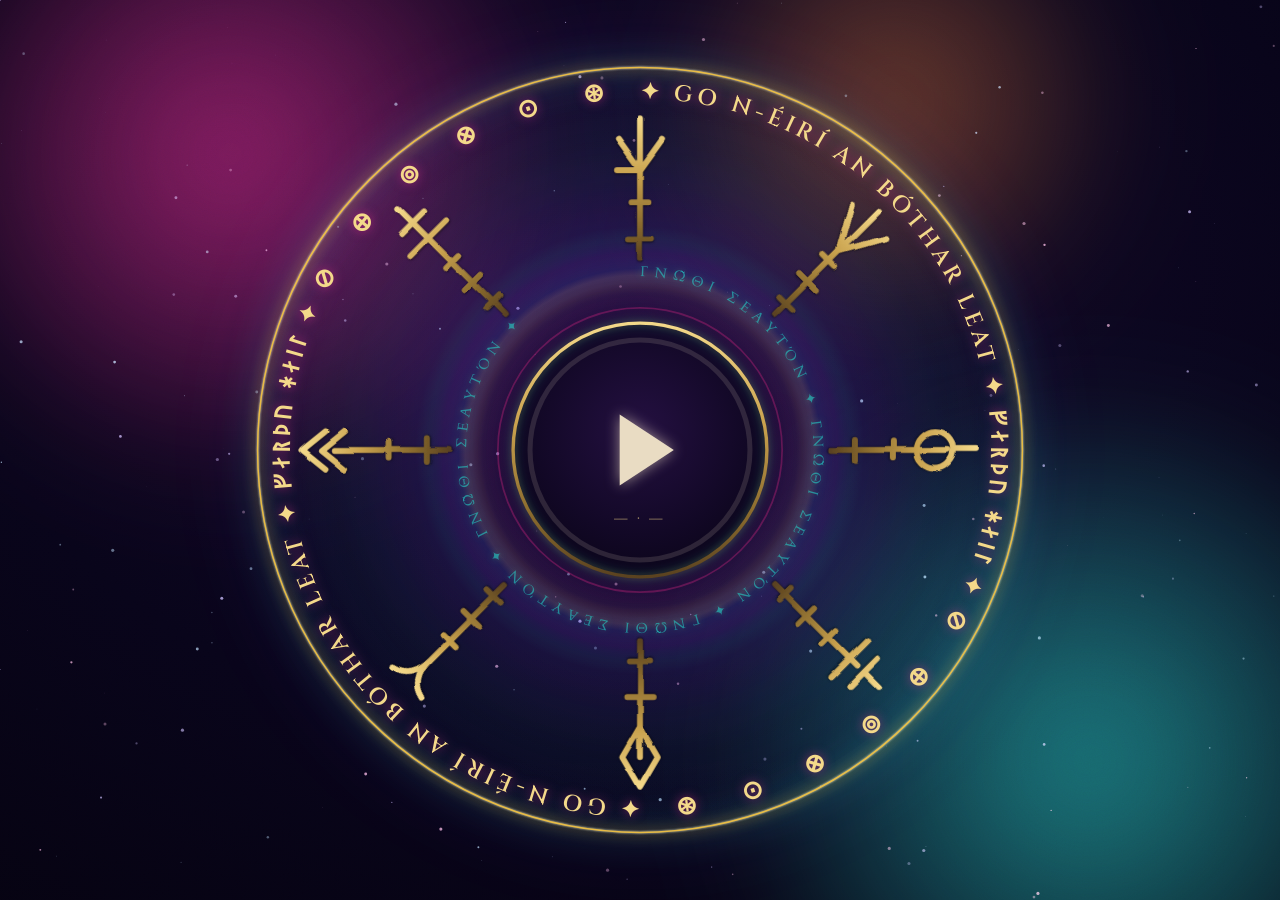
<file: index.html>
<!DOCTYPE html>
<html lang="en">
<head>
  <meta charset="UTF-8" />
  <meta name="viewport" content="width=device-width, initial-scale=1.0, viewport-fit=cover" />
  <meta name="theme-color" content="#060314" />
  <meta name="robots" content="noindex, nofollow" />
  <title>Vegvisir</title>
  <link rel="preconnect" href="https://fonts.googleapis.com" />
  <link rel="preconnect" href="https://fonts.gstatic.com" crossorigin />
  <link href="https://fonts.googleapis.com/css2?family=Cardo:ital@0;1&family=Cinzel:wght@400;600;800&family=Cinzel+Decorative:wght@700&family=Noto+Sans+Runic&display=swap" rel="stylesheet" />
  <link rel="stylesheet" href="style.css" />
</head>
<body>
  <canvas id="stars" aria-hidden="true"></canvas>
  <div class="nebula neb-a" aria-hidden="true"></div>
  <div class="nebula neb-b" aria-hidden="true"></div>
  <div class="nebula neb-c" aria-hidden="true"></div>
  <div class="grain" aria-hidden="true"></div>

  <main id="stage">
    <svg id="sigil" viewBox="0 0 1000 1000" role="img"
         aria-label="An eight-armed vegvísir wayfinder sigil. Each arm plays a song.">

      <defs>
        <!-- Weathered bronze gradient for the staves -->
        <linearGradient id="bronzeGrad" x1="0" y1="0" x2="0" y2="1">
          <stop offset="0"   stop-color="#f4d98a" />
          <stop offset="0.4" stop-color="#c9a24e" />
          <stop offset="0.75" stop-color="#8a6b2e" />
          <stop offset="1"   stop-color="#5a4220" />
        </linearGradient>

        <!-- Dark nebula fill for the core disc -->
        <radialGradient id="coreGrad" cx="0.5" cy="0.42" r="0.75">
          <stop offset="0"    stop-color="#241041" />
          <stop offset="0.55" stop-color="#120826" />
          <stop offset="1"    stop-color="#05020e" />
        </radialGradient>

        <radialGradient id="haloGrad" cx="0.5" cy="0.5" r="0.5">
          <stop offset="0"   stop-color="#ff2d95" stop-opacity="0.32" />
          <stop offset="0.5" stop-color="#8a4dff" stop-opacity="0.12" />
          <stop offset="1"   stop-color="#23e0d4" stop-opacity="0" />
        </radialGradient>

        <!-- Ancient / weathered edge roughening -->
        <filter id="weather" x="-20%" y="-20%" width="140%" height="140%">
          <feTurbulence type="fractalNoise" baseFrequency="0.011 0.013"
                        numOctaves="3" seed="7" result="noise" />
          <feDisplacementMap in="SourceGraphic" in2="noise" scale="7"
                             xChannelSelector="R" yChannelSelector="G" />
        </filter>

        <!-- Pitted metal texture, multiplied over the metal to read as corrosion -->
        <filter id="pits" x="-10%" y="-10%" width="120%" height="120%">
          <feTurbulence type="fractalNoise" baseFrequency="0.09" numOctaves="2" seed="21" result="n" />
          <feColorMatrix in="n" type="matrix"
            values="0 0 0 0 0  0 0 0 0 0  0 0 0 0 0  0 0 0 0.5 0" result="a" />
          <feComposite in="a" in2="SourceGraphic" operator="in" />
        </filter>

        <!-- Asgardian ring glow: peaks at r=205 (inner text band); r=265 total -->
        <radialGradient id="asgardRingGrad" cx="500" cy="500" r="265" gradientUnits="userSpaceOnUse">
          <stop offset="0.00" stop-color="#f5c542" stop-opacity="0" />
          <stop offset="0.70" stop-color="#f5c542" stop-opacity="0" />
          <stop offset="0.75" stop-color="#fff5c0" stop-opacity="0.85" />
          <stop offset="0.78" stop-color="#fffde8" stop-opacity="1.0" />
          <stop offset="0.81" stop-color="#3f7bff" stop-opacity="0.95" />
          <stop offset="0.88" stop-color="#8a4dff" stop-opacity="0.72" />
          <stop offset="0.95" stop-color="#23e0d4" stop-opacity="0.38" />
          <stop offset="1.00" stop-color="#23e0d4" stop-opacity="0" />
        </radialGradient>

        <!-- Wide Bifrost bloom: soft halo radiating outward from the ring -->
        <radialGradient id="asgardBloomGrad" cx="500" cy="500" r="450" gradientUnits="userSpaceOnUse">
          <stop offset="0.00" stop-color="#f5c542" stop-opacity="0" />
          <stop offset="0.38" stop-color="#f5c542" stop-opacity="0" />
          <stop offset="0.46" stop-color="#f5c542" stop-opacity="0.55" />
          <stop offset="0.53" stop-color="#3f7bff" stop-opacity="0.42" />
          <stop offset="0.64" stop-color="#8a4dff" stop-opacity="0.26" />
          <stop offset="0.80" stop-color="#23e0d4" stop-opacity="0.12" />
          <stop offset="1.00" stop-color="#23e0d4" stop-opacity="0" />
        </radialGradient>

        <!-- The circular baseline the rotating song metadata rides on -->
        <path id="ringPath"
              d="M 500,85 A 415,415 0 1 1 500,915 A 415,415 0 1 1 500,85" />
        <path id="ringPathInner"
              d="M 500,295 A 205,205 0 1 1 500,705 A 205,205 0 1 1 500,295" />
      </defs>

      <!-- Soft halo behind the whole sigil -->
      <circle cx="500" cy="500" r="470" fill="url(#haloGrad)" />

      <!-- Outer etched rings that frame the runic band -->
      <circle class="frame-ring" cx="500" cy="500" r="452" />

      <!-- Rotating song metadata (in place of the Futhark) — two instances, 180° apart -->
      <g id="ring">
        <text class="ring-text">
          <textPath id="ringText" href="#ringPath" startOffset="0%"></textPath>
        </text>
        <text class="ring-text">
          <textPath id="ringText2" href="#ringPath" startOffset="50%"></textPath>
        </text>
        <!-- Nav symbols: one element per symbol so each can twinkle independently.
             Gap 1: 36%–48% (after sentence 1, before sentence 2 at 50%).
             Gap 2: 86%–98% (after sentence 2, before sentence 1 at 0%/100%). -->
        <text class="ring-text ring-symbol"><textPath id="rSym10" href="#ringPath" startOffset="33%"  text-anchor="middle">⊘</textPath></text>
        <text class="ring-text ring-symbol"><textPath id="rSym0" href="#ringPath" startOffset="36%"  text-anchor="middle">⊕</textPath></text>
        <text class="ring-text ring-symbol"><textPath id="rSym1" href="#ringPath" startOffset="39%"  text-anchor="middle">⊚</textPath></text>
        <text class="ring-text ring-symbol"><textPath id="rSym2" href="#ringPath" startOffset="42%"  text-anchor="middle">⊗</textPath></text>
        <text class="ring-text ring-symbol"><textPath id="rSym3" href="#ringPath" startOffset="45%"  text-anchor="middle">⊙</textPath></text>
        <text class="ring-text ring-symbol"><textPath id="rSym4" href="#ringPath" startOffset="48%"  text-anchor="middle">⊛</textPath></text>
        <text class="ring-text ring-symbol"><textPath id="rSym11" href="#ringPath" startOffset="83%"  text-anchor="middle">⊘</textPath></text>
        <text class="ring-text ring-symbol"><textPath id="rSym5" href="#ringPath" startOffset="86%"  text-anchor="middle">⊕</textPath></text>
        <text class="ring-text ring-symbol"><textPath id="rSym6" href="#ringPath" startOffset="89%"  text-anchor="middle">⊚</textPath></text>
        <text class="ring-text ring-symbol"><textPath id="rSym7" href="#ringPath" startOffset="92%"  text-anchor="middle">⊗</textPath></text>
        <text class="ring-text ring-symbol"><textPath id="rSym8" href="#ringPath" startOffset="95%"  text-anchor="middle">⊙</textPath></text>
        <text class="ring-text ring-symbol"><textPath id="rSym9" href="#ringPath" startOffset="98%"  text-anchor="middle">⊛</textPath></text>
      </g>

      <!-- Asgardian aura: gradient-filled circles that glow from the inner band outward -->
      <g id="innerAura" pointer-events="none">
        <circle cx="500" cy="500" r="450" fill="url(#asgardBloomGrad)" />
        <circle cx="500" cy="500" r="265" fill="url(#asgardRingGrad)" />
      </g>

      <!-- Counter-rotating inner incantation band, subtler -->
      <g id="ringInner">
        <text class="ring-text-inner">
          <textPath id="ringTextInner" href="#ringPathInner" startOffset="0%"></textPath>
        </text>
      </g>

      <!-- The eight arms are generated here by app.js -->
      <g id="arms"></g>

      <!-- The player, carved into the core of the sigil -->
      <g id="core" tabindex="0" role="button" aria-label="Play or pause the current song">
        <circle class="core-halo" cx="500" cy="500" r="168" />
        <circle class="core-disc" cx="500" cy="500" r="150" fill="url(#coreGrad)" />
        <circle class="core-rim"  cx="500" cy="500" r="150" />

        <!-- Progress ring: dashoffset animated as the track plays -->
        <circle id="progressTrack" cx="500" cy="500" r="130" />
        <circle id="progressBar"   cx="500" cy="500" r="130"
                transform="rotate(-90 500 500)" />

        <!-- Central bindrune: play / pause -->
        <g id="glyph">
          <path id="glyphPlay"  d="M 476,458 L 476,542 L 540,500 Z" />
          <g id="glyphPause">
            <rect x="478" y="462" width="16" height="76" rx="4" />
            <rect x="506" y="462" width="16" height="76" rx="4" />
          </g>
        </g>

        <text id="coreElapsed" x="500" y="588" text-anchor="middle">— · —</text>
      </g>
    </svg>

  </main>

  <!-- An arm's "magic": watermark text that ghosts in on hover -->
  <div id="magic" aria-hidden="true">
    <div class="magic-inner">
      <div class="magic-name"></div>
      <div class="magic-incant"></div>
      <a id="magicDownload" class="magic-download" href="#" download="">⤓ save</a>
    </div>
  </div>

  <audio id="player" preload="none"></audio>

  <script src="data.js"></script>
  <script src="app.js"></script>
</body>
</html>
</file>
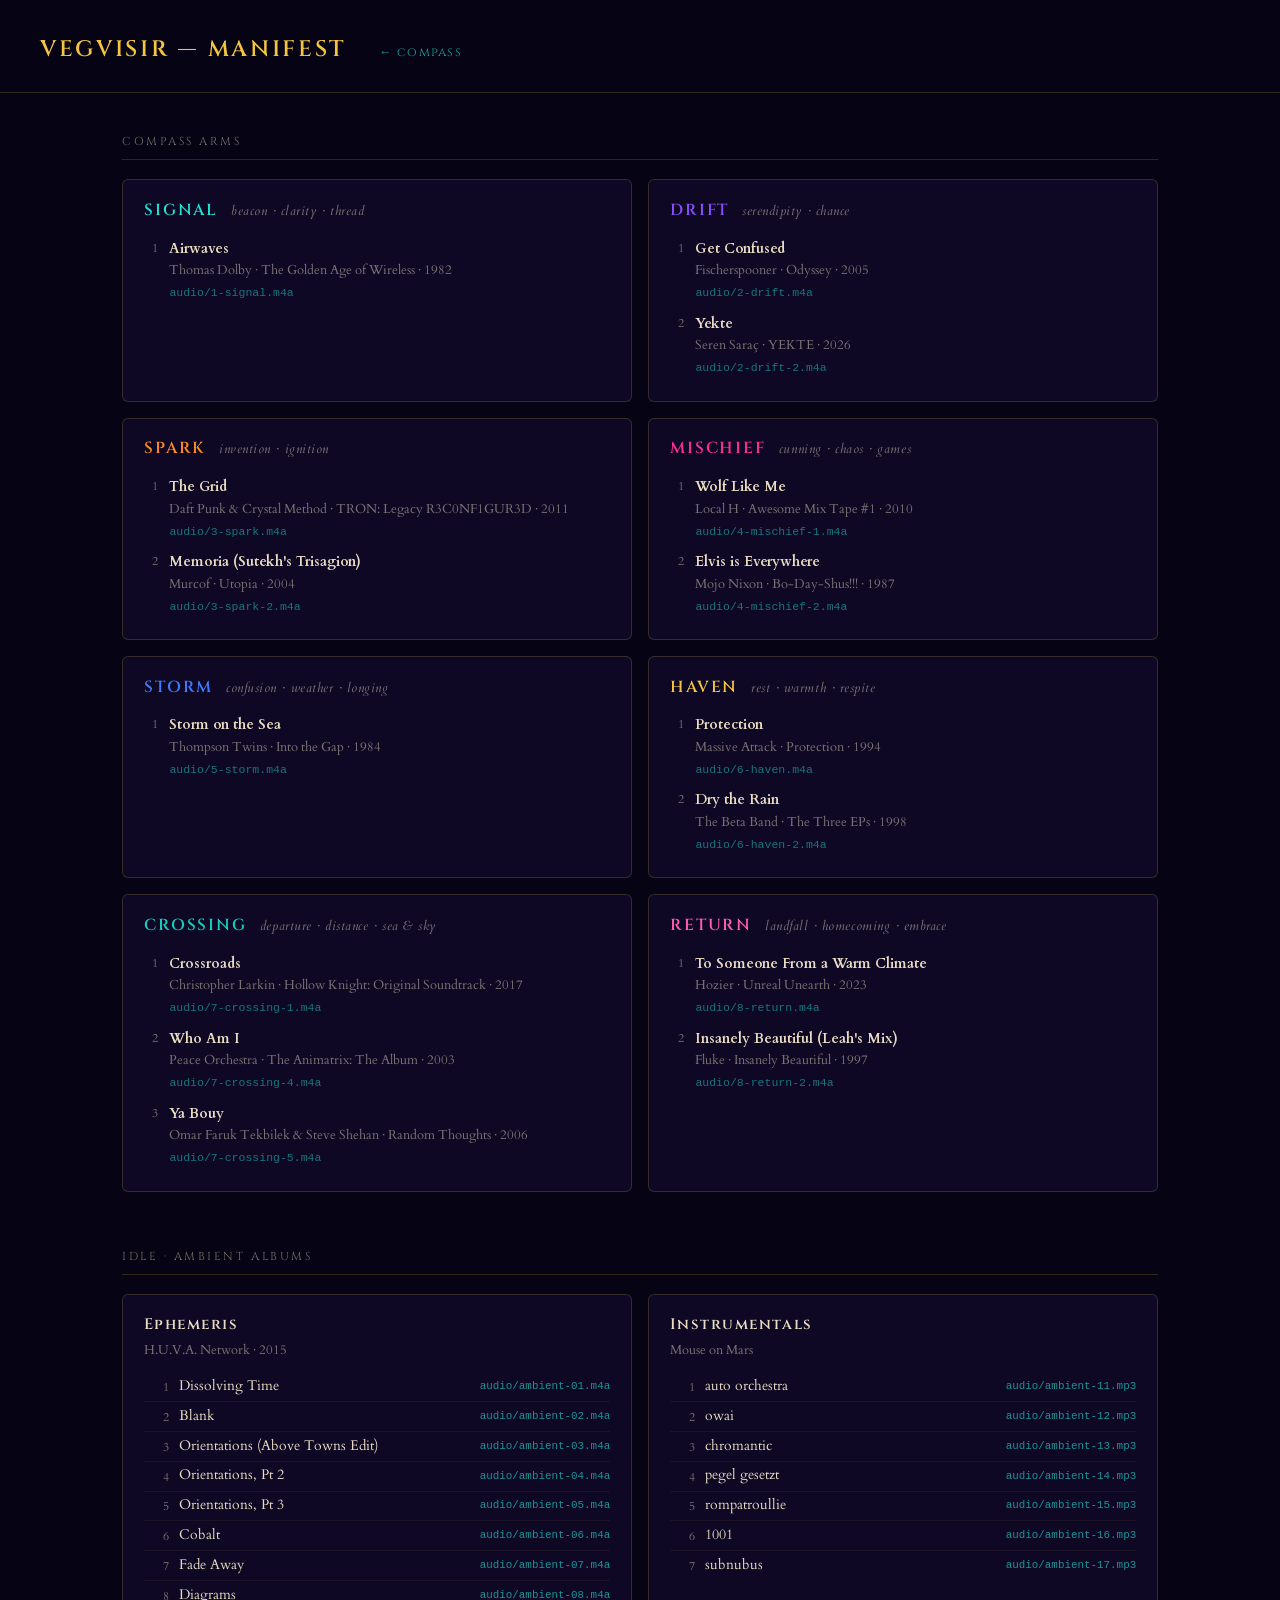
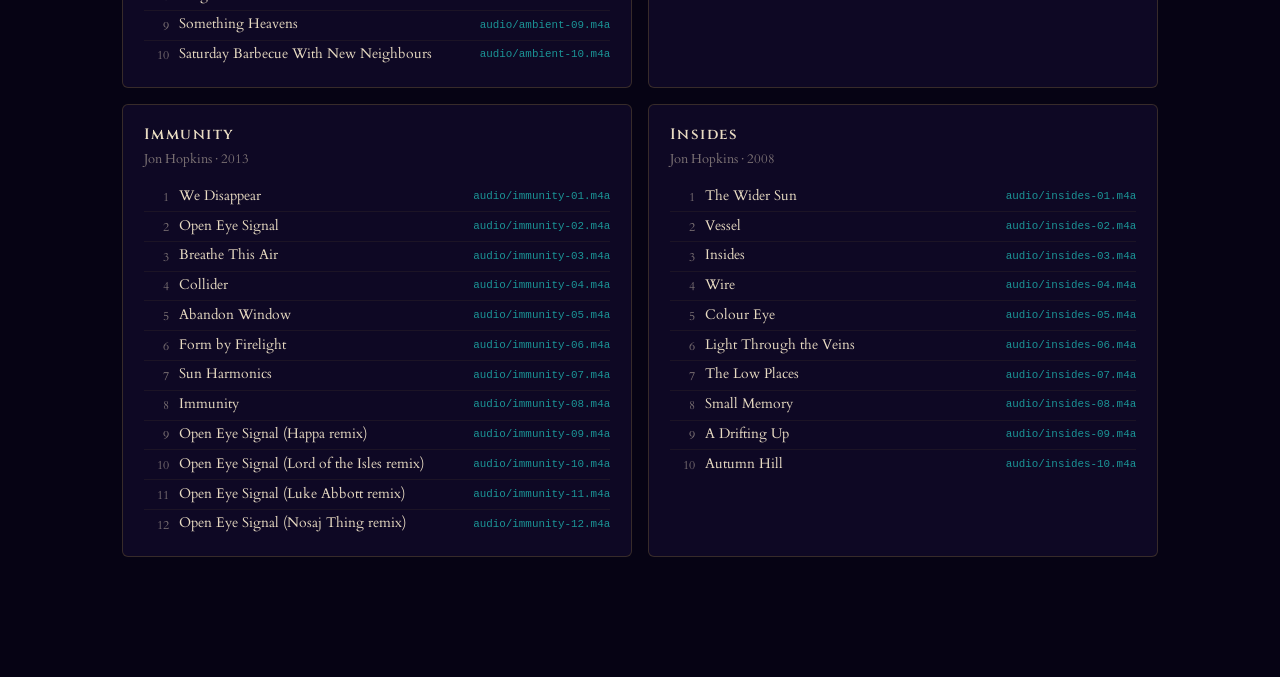
<file: manifest.html>
<!DOCTYPE html>
<html lang="en">
<head>
  <meta charset="UTF-8" />
  <meta name="viewport" content="width=device-width, initial-scale=1.0" />
  <meta name="robots" content="noindex, nofollow" />
  <title>Vegvisir — Manifest</title>
  <link rel="preconnect" href="https://fonts.googleapis.com" />
  <link rel="preconnect" href="https://fonts.gstatic.com" crossorigin />
  <link href="https://fonts.googleapis.com/css2?family=Cinzel:wght@400;600&family=Cardo:ital@0;1&display=swap" rel="stylesheet" />
  <style>
    :root {
      --bg:        #060314;
      --bg-card:   #0e0824;
      --bg-card2:  #130930;
      --border:    rgba(245,197,66,0.18);
      --gold:      #f5c542;
      --parchment: #e9dcc3;
      --dim:       rgba(233,220,195,0.5);
      --link:      #23e0d4;
    }

    * { box-sizing: border-box; margin: 0; padding: 0; }

    html, body {
      background: var(--bg);
      color: var(--parchment);
      font-family: "Cardo", Georgia, serif;
      font-size: 16px;
      line-height: 1.6;
      -webkit-font-smoothing: antialiased;
    }

    a { color: var(--link); text-decoration: none; }
    a:hover { text-decoration: underline; }

    header {
      padding: 2rem 2.5rem 1.5rem;
      border-bottom: 1px solid var(--border);
      display: flex;
      align-items: baseline;
      gap: 2rem;
    }

    header h1 {
      font-family: "Cinzel", serif;
      font-size: 1.4rem;
      font-weight: 600;
      letter-spacing: 0.12em;
      text-transform: uppercase;
      color: var(--gold);
    }

    header a {
      font-family: "Cinzel", serif;
      font-size: 0.78rem;
      letter-spacing: 0.1em;
      opacity: 0.7;
    }
    header a:hover { opacity: 1; text-decoration: none; }

    main {
      max-width: 1100px;
      margin: 0 auto;
      padding: 2.5rem 2rem 4rem;
    }

    section { margin-bottom: 3.5rem; }

    section > h2 {
      font-family: "Cinzel", serif;
      font-size: 0.72rem;
      font-weight: 400;
      letter-spacing: 0.22em;
      text-transform: uppercase;
      color: var(--dim);
      margin-bottom: 1.2rem;
      padding-bottom: 0.5rem;
      border-bottom: 1px solid var(--border);
    }

    .arms-grid {
      display: grid;
      grid-template-columns: repeat(auto-fill, minmax(480px, 1fr));
      gap: 1rem;
    }

    .arm-card {
      background: var(--bg-card);
      border: 1px solid var(--border);
      border-radius: 6px;
      padding: 1.1rem 1.3rem;
    }

    .arm-header {
      display: flex;
      align-items: baseline;
      gap: 0.8rem;
      margin-bottom: 0.6rem;
    }

    .arm-name {
      font-family: "Cinzel", serif;
      font-size: 1rem;
      font-weight: 600;
      letter-spacing: 0.12em;
      text-transform: uppercase;
    }

    .arm-incant {
      font-style: italic;
      font-size: 0.82rem;
      color: var(--dim);
      letter-spacing: 0.04em;
    }

    .track-table {
      width: 100%;
      border-collapse: collapse;
      font-size: 0.88rem;
    }

    .track-table td {
      padding: 0.28rem 0.5rem 0.28rem 0;
      vertical-align: top;
    }

    .track-table td:first-child {
      color: var(--dim);
      width: 1.6rem;
      text-align: right;
      padding-right: 0.7rem;
      font-size: 0.75rem;
      padding-top: 0.35rem;
    }

    .track-title { font-weight: 600; }
    .track-meta  { color: var(--dim); font-size: 0.82rem; }

    .track-file {
      font-size: 0.72rem;
      font-family: "Courier New", monospace;
      opacity: 0.5;
      white-space: nowrap;
    }

    /* Ambient albums */
    .albums-grid {
      display: grid;
      grid-template-columns: repeat(auto-fill, minmax(380px, 1fr));
      gap: 1rem;
    }

    .album-card {
      background: var(--bg-card);
      border: 1px solid var(--border);
      border-radius: 6px;
      padding: 1.1rem 1.3rem;
    }

    .album-header {
      margin-bottom: 0.75rem;
    }

    .album-title {
      font-family: "Cinzel", serif;
      font-size: 0.95rem;
      font-weight: 600;
      letter-spacing: 0.1em;
    }

    .album-artist-year {
      font-size: 0.82rem;
      color: var(--dim);
      margin-top: 0.15rem;
    }

    .ambient-track-list {
      list-style: none;
      font-size: 0.85rem;
    }

    .ambient-track-list li {
      display: flex;
      gap: 0.6rem;
      padding: 0.22rem 0;
      border-top: 1px solid rgba(245,197,66,0.06);
    }

    .ambient-track-list li:first-child { border-top: none; }

    .at-num {
      color: var(--dim);
      font-size: 0.72rem;
      min-width: 1.6rem;
      text-align: right;
      padding-top: 0.2rem;
      flex-shrink: 0;
    }

    .at-title { flex: 1; }

    .at-file {
      font-size: 0.68rem;
      font-family: "Courier New", monospace;
      color: var(--link);
      opacity: 0.65;
      white-space: nowrap;
      align-self: center;
      flex-shrink: 0;
    }
    .at-file:hover { opacity: 1; }
  </style>
</head>
<body>

<header>
  <h1>Vegvisir — Manifest</h1>
  <a href="/">← compass</a>
</header>

<main>
  <section id="compass-arms">
    <h2>Compass Arms</h2>
    <div class="arms-grid" id="armsGrid"></div>
  </section>

  <section id="ambient-albums">
    <h2>Idle · Ambient Albums</h2>
    <div class="albums-grid" id="albumsGrid"></div>
  </section>
</main>

<script src="data.js"></script>
<script>
  function esc(s) {
    return String(s)
      .replace(/&/g,"&amp;").replace(/</g,"&lt;")
      .replace(/>/g,"&gt;").replace(/"/g,"&quot;");
  }

  // Compass arms
  const armsGrid = document.getElementById("armsGrid");
  SIGIL.forEach((arm, idx) => {
    const tracks = arm.songs.map((s, i) => `
      <tr>
        <td>${i + 1}</td>
        <td>
          <div class="track-title">${esc(s.title)}</div>
          <div class="track-meta">${esc(s.artist)}${s.album ? " · " + esc(s.album) : ""}${s.year ? " · " + esc(s.year) : ""}</div>
          <a class="track-file" href="${esc(s.file)}">${esc(s.file)}</a>
        </td>
      </tr>`).join("");

    armsGrid.insertAdjacentHTML("beforeend", `
      <div class="arm-card">
        <div class="arm-header">
          <span class="arm-name" style="color:${esc(arm.accent)}">${esc(arm.name)}</span>
          <span class="arm-incant">${esc(arm.incant)}</span>
        </div>
        <table class="track-table"><tbody>${tracks}</tbody></table>
      </div>`);
  });

  // Ambient albums
  const albumsGrid = document.getElementById("albumsGrid");
  AMBIENT_ALBUMS.forEach(a => {
    const tracks = a.tracks.map((t, i) => `
      <li>
        <span class="at-num">${i + 1}</span>
        <span class="at-title">${esc(t.title)}</span>
        <a class="at-file" href="${esc(t.file)}">${esc(t.file)}</a>
      </li>`).join("");

    albumsGrid.insertAdjacentHTML("beforeend", `
      <div class="album-card">
        <div class="album-header">
          <div class="album-title">${esc(a.album)}</div>
          <div class="album-artist-year">${esc(a.artist)}${a.year ? " · " + esc(a.year) : ""}</div>
        </div>
        <ul class="ambient-track-list">${tracks}</ul>
      </div>`);
  });
</script>

</body>
</html>
</file>
<file: style.css>
/* =========================================================================
   Vegvísir — a wayfinder for the road
   Aesthetic: ancient weathered space viking · Guardians-of-the-Galaxy colors
   ========================================================================= */

:root {
  --space-0: #060314;
  --space-1: #0e0824;
  --space-2: #170b34;

  --magenta: #ff2d95;
  --pink:    #ff5db1;
  --cyan:    #23e0d4;
  --teal:    #12d1c0;
  --purple:  #8a4dff;
  --orange:  #ff8a1e;
  --gold:    #f5c542;
  --blue:    #3f7bff;

  --bronze:      #c9a24e;
  --bronze-lite: #f4d98a;
  --patina:      #3aa38f;

  --parchment: #e9dcc3;
}

* { box-sizing: border-box; }

html, body {
  margin: 0;
  height: 100%;
  background: radial-gradient(120% 120% at 50% 30%, #12082a 0%, #08041a 45%, #030109 100%);
  color: var(--parchment);
  font-family: "Cinzel", "Trajan Pro", Georgia, serif;
  overflow: hidden;
  -webkit-font-smoothing: antialiased;
}

/* ---- Deep-space backdrop --------------------------------------------- */

#stars {
  position: fixed;
  inset: 0;
  width: 100%;
  height: 100%;
  z-index: 0;
}

.nebula {
  position: fixed;
  border-radius: 50%;
  filter: blur(50px);
  opacity: 0.55;
  z-index: 0;
  pointer-events: none;
  mix-blend-mode: screen;
  animation: drift 34s ease-in-out infinite alternate;
  will-change: transform;
}
.neb-a {
  width: 60vmax; height: 60vmax;
  left: -12vmax; top: -18vmax;
  background: radial-gradient(circle, var(--magenta), transparent 62%);
}
.neb-b {
  width: 66vmax; height: 66vmax;
  right: -18vmax; bottom: -22vmax;
  background: radial-gradient(circle, var(--cyan), transparent 62%);
  animation-delay: -8s;
}
.neb-c {
  width: 44vmax; height: 44vmax;
  right: 8vmax; top: -14vmax;
  background: radial-gradient(circle, var(--orange), transparent 60%);
  opacity: 0.4;
  animation-delay: -16s;
}
@keyframes drift {
  from { transform: translate3d(0, 0, 0) scale(1); }
  to   { transform: translate3d(3vmax, 4vmax, 0) scale(1.12); }
}

/* Fine film grain for the "weathered / ancient" feel */
.grain {
  position: fixed;
  inset: 0;
  z-index: 1;
  pointer-events: none;
  opacity: 0.06;
  mix-blend-mode: overlay;
  background-image: url("data:image/svg+xml,%3Csvg xmlns='http://www.w3.org/2000/svg' width='140' height='140'%3E%3Cfilter id='n'%3E%3CfeTurbulence type='fractalNoise' baseFrequency='0.85' numOctaves='2'/%3E%3C/filter%3E%3Crect width='100%25' height='100%25' filter='url(%23n)'/%3E%3C/svg%3E");
}

/* ---- Stage ----------------------------------------------------------- */

#stage {
  position: relative;
  z-index: 2;
  display: grid;
  place-items: center;
  height: 100%;
  padding: env(safe-area-inset-top) 0 0;
}

#sigil {
  width: min(94vmin, 900px);
  height: min(94vmin, 900px);
  overflow: visible;
  user-select: none;
  -webkit-tap-highlight-color: transparent;
}

/* ---- Framing rings & runic band -------------------------------------- */

.frame-ring {
  fill: none;
  stroke: var(--gold);
  stroke-opacity: 0.9;
  stroke-width: 1.8;
  filter:
    drop-shadow(0 0 1px rgba(255, 252, 210, 0.95))
    drop-shadow(0 0 8px rgba(245, 197, 66, 0.95))
    drop-shadow(0 0 20px rgba(35, 224, 212, 0.75))
    drop-shadow(0 0 44px rgba(138, 77, 255, 0.48));
}

#ring {
  transform-box: view-box;
  transform-origin: 500px 500px;
  animation: spin 78s linear infinite;
}
#ringInner {
  transform-box: view-box;
  transform-origin: 500px 500px;
  animation: spin 120s linear infinite reverse;
}
#sigil.playing #ring     { animation-duration: 46s; }
#sigil.playing #ringInner { animation-duration: 82s; }

@keyframes spin {
  from { transform: rotate(0deg); }
  to   { transform: rotate(360deg); }
}

.ring-text {
  fill: var(--bronze-lite);
  font-family: "Cinzel", "Noto Sans Runic", serif;
  font-weight: 600;
  font-size: 27px;
  letter-spacing: 5px;
  text-transform: uppercase;
  filter: drop-shadow(0 0 6px rgba(255, 45, 149, 0.5));
  transition: fill 0.6s ease;
}
#sigil.playing .ring-text { fill: #fff0d0; }

/* Nav symbols: one element per glyph, slightly larger, smoothly twinkleable. */
.ring-text.ring-symbol {
  font-size: 30px;
  transition: fill 0.45s ease, filter 0.45s ease;
}

.ring-text-inner {
  fill: var(--cyan);
  font-family: "Cardo", "Cinzel", "Noto Sans Runic", serif;
  font-weight: 400;
  font-size: 17px;
  letter-spacing: 7px;
  text-transform: uppercase;
  fill-opacity: 0.55;
  filter:
    drop-shadow(0 0 3px rgba(245, 197, 66, 0.22))
    drop-shadow(0 0 5px rgba(35, 224, 212, 0.45));
  transition: filter 0.8s ease, fill-opacity 0.8s ease;
}

/* ---- The eight arms -------------------------------------------------- */

#arms { filter: url(#weather); }

.arm {
  cursor: pointer;
  transition: opacity 0.4s ease;
}
.arm .stave {
  fill: none;
  stroke: url(#bronzeGrad);
  stroke-width: 7;
  stroke-linecap: round;
  stroke-linejoin: round;
  filter: drop-shadow(0 1px 1px rgba(0, 0, 0, 0.6));
  transition: stroke 0.35s ease, filter 0.35s ease;
}
.arm .hit {
  fill: none;
  stroke: transparent;
  stroke-width: 120;   /* generous, finger-friendly tap target (arms don't overlap until ~170) */
  stroke-linecap: round;
}

/* When another arm is chosen, dim the rest */
#sigil.has-active .arm { opacity: 0.42; }

.arm.hovered .stave,
.arm.active  .stave {
  stroke: var(--accent);
  filter:
    drop-shadow(0 0 5px var(--accent))
    drop-shadow(0 0 16px var(--accent));
}
.arm.hovered { opacity: 1 !important; }
.arm.active  { opacity: 1 !important; }
.arm.active .stave { stroke-width: 8.5; }

/* ---- The core player ------------------------------------------------- */

#core { cursor: pointer; outline: none; }
#core:focus-visible { outline: 2px solid #f5c542; outline-offset: 4px; border-radius: 50%; }

.core-halo {
  fill: none;
  stroke: var(--magenta);
  stroke-width: 2;
  opacity: 0.35;
  filter: drop-shadow(0 0 16px rgba(255, 45, 149, 0.55));
  transition: stroke 0.8s ease, filter 0.8s ease;
}
.core-disc {
  filter: drop-shadow(0 0 22px rgba(10, 5, 25, 0.9));
  transition: filter 0.8s ease;
}
.core-rim {
  fill: none;
  stroke: url(#bronzeGrad);
  stroke-width: 4;
  filter:
    drop-shadow(0 0 4px rgba(245, 197, 66, 0.22))
    drop-shadow(0 0 6px rgba(35, 224, 212, 0.35));
  transition: filter 0.8s ease;
}

#progressTrack {
  fill: none;
  stroke: rgba(233, 220, 195, 0.14);
  stroke-width: 6;
}
#progressBar {
  fill: none;
  stroke: var(--cyan);
  stroke-width: 6;
  stroke-linecap: round;
  filter: drop-shadow(0 0 7px var(--cyan));
  transition: stroke 0.5s ease;
}
#sigil.has-active #progressBar { stroke: var(--active-accent, var(--cyan)); }

#glyph path,
#glyph rect {
  fill: var(--parchment);
  filter: drop-shadow(0 0 8px rgba(255, 240, 208, 0.55));
  transition: fill 0.3s ease;
}
#core:hover #glyph path,
#core:hover #glyph rect { fill: #fff; }

/* Toggle play vs pause icon */
#glyphPause { display: none; }
#sigil.playing #glyphPlay  { display: none; }
#sigil.playing #glyphPause { display: block; }

/* Gentle breathing pulse on the core when idle */
#core .core-halo { animation: breathe 5.5s ease-in-out infinite; }
@keyframes breathe {
  0%, 100% { opacity: 0.25; }
  50%      { opacity: 0.6; }
}

#coreElapsed {
  fill: var(--bronze-lite);
  fill-opacity: 0.7;
  font-family: "Cinzel", serif;
  font-size: 20px;
  letter-spacing: 3px;
}

/* ---- Armed: a song is loaded; the core invites the play tap ---------- */
#sigil.armed .core-halo {
  stroke: var(--active-accent, var(--magenta));
  filter: drop-shadow(0 0 16px var(--active-accent, var(--magenta)));
  animation: armed-pulse 1.5s ease-in-out infinite;
}
#sigil.armed #glyph path,
#sigil.armed #glyph rect {
  fill: #fff;
  filter: drop-shadow(0 0 14px var(--active-accent, var(--magenta)));
}
@keyframes armed-pulse {
  0%, 100% { opacity: 0.45; }
  50%      { opacity: 1; }
}

/* ---- Touch onboarding: a wordless staggered shimmer inviting a tap --- */
#sigil.hint .arm .stave {
  animation: arm-shimmer 2.6s ease-in-out infinite;
  animation-delay: var(--d, 0s);
}
@keyframes arm-shimmer {
  0%, 100% { filter: drop-shadow(0 1px 1px rgba(0, 0, 0, 0.6)); }
  50%      { filter: drop-shadow(0 0 8px var(--accent)) drop-shadow(0 0 3px var(--accent)); }
}

/* ---- An arm's "magic": watermark text ghosting in on hover ----------- */

#magic {
  position: fixed;
  inset: 0;
  z-index: 4;
  display: flex;
  flex-direction: column;
  align-items: center;
  justify-content: center;
  text-align: center;
  padding: 0 5vw;
  pointer-events: none;
  opacity: 0;
  transition: opacity 0.5s ease;
}
#magic.show { opacity: 1; }

/* Fixed-width box so the incantation wraps predictably and the name has a
   definite width to be scaled against (see fitName() in app.js). */
.magic-inner {
  width: 90vw;
  max-width: 62rem;
}

.magic-name {
  font-family: "Cinzel", serif;
  font-weight: 800;
  display: inline-block;   /* hug the text so its width is measurable for fitName() */
  white-space: nowrap;
  /* width-based (vw) so the longest names — MISCHIEF, CROSSING — always
     fit a phone's width; capped so it stays bold-but-not-huge on desktop */
  font-size: clamp(2.75rem, 13vw, 11rem);
  line-height: 0.9;
  letter-spacing: 0.05em;
  text-transform: uppercase;
  color: var(--accent, var(--bronze-lite));
  opacity: 0.32;
  mix-blend-mode: screen;
  filter: drop-shadow(0 0 42px var(--accent, transparent));
  transform: scale(0.96);
  transition: transform 0.5s ease;
}
#magic.show .magic-name { transform: scale(1); }

.magic-incant {
  margin-top: 0.7em;
  font-family: Georgia, serif;
  font-style: italic;
  max-width: 88vw;
  font-size: clamp(0.9rem, 3vmin, 1.7rem);
  letter-spacing: 0.28em;
  text-transform: uppercase;
  color: var(--accent, var(--bronze-lite));
  opacity: 0.8;
  filter: drop-shadow(0 0 14px var(--accent, transparent));
}
.magic-incant:empty { display: none; }

.magic-download {
  display: inline-block;
  margin-top: 1.6em;
  font-family: "Cinzel", serif;
  font-size: clamp(0.65rem, 2vmin, 0.95rem);
  letter-spacing: 0.3em;
  text-transform: uppercase;
  color: var(--accent, var(--bronze-lite));
  text-decoration: none;
  opacity: 0;
  pointer-events: none;
  transition: opacity 0.5s ease;
}
#magic.show .magic-download {
  opacity: 0.4;
  pointer-events: auto;
}
.magic-download:hover { opacity: 0.85; }

/* ---- Asgardian inner-zone glow --------------------------------------- */

/* Gradient aura: always-on whisper, blazes on hover.
   opacity transition handles the fade-in/out; animation only touches filter
   so they don't conflict. */
#innerAura {
  opacity: 0.12;
  transition: opacity 0.65s ease;
}

#sigil.inner-glow #innerAura {
  opacity: 1;
  animation: bifrost-breathe 3s ease-in-out infinite;
}

@keyframes bifrost-breathe {
  0%, 100% { filter: hue-rotate(0deg)    brightness(1.0); }
  40%       { filter: hue-rotate(25deg)   brightness(1.12); }
  70%       { filter: hue-rotate(-18deg)  brightness(0.96); }
}

/* Hover: core rim blazes gold + electric blue */
#sigil.inner-glow .core-rim {
  filter:
    drop-shadow(0 0 8px rgba(255, 250, 200, 1))
    drop-shadow(0 0 22px rgba(245, 197, 66, 1))
    drop-shadow(0 0 50px rgba(63, 123, 255, 0.85))
    drop-shadow(0 0 90px rgba(138, 77, 255, 0.6));
}

/* Hover: core disc warms */
#sigil.inner-glow .core-disc {
  filter:
    drop-shadow(0 0 22px rgba(10, 5, 25, 0.85))
    drop-shadow(0 0 18px rgba(245, 197, 66, 0.7))
    drop-shadow(0 0 50px rgba(63, 123, 255, 0.4));
}

/* Hover: halo blazes gold, overrides breathe (default state only) */
#sigil.inner-glow:not(.armed):not(.playing) #core .core-halo {
  stroke: #e8b840;
  stroke-width: 3;
  filter:
    drop-shadow(0 0 14px rgba(245, 197, 66, 1))
    drop-shadow(0 0 45px rgba(63, 123, 255, 0.8))
    drop-shadow(0 0 90px rgba(138, 77, 255, 0.6));
  animation: asgard-breathe 2.8s ease-in-out infinite;
}

@keyframes asgard-breathe {
  0%, 100% { opacity: 0.6; }
  50%       { opacity: 1.0; }
}

/* Hover: inner ring text shines white-gold */
#sigil.inner-glow .ring-text-inner {
  fill: white;
  fill-opacity: 1;
  filter:
    drop-shadow(0 0 4px rgba(255, 255, 220, 1))
    drop-shadow(0 0 14px rgba(245, 197, 66, 1))
    drop-shadow(0 0 35px rgba(63, 123, 255, 0.85));
}

/* Hover: play/pause glyph glows gold */
#sigil.inner-glow #glyph path,
#sigil.inner-glow #glyph rect {
  fill: #fffde8;
  filter:
    drop-shadow(0 0 5px rgba(255, 255, 220, 1))
    drop-shadow(0 0 16px rgba(245, 197, 66, 0.95))
    drop-shadow(0 0 35px rgba(63, 123, 255, 0.7));
}

@media (max-width: 560px) {
  .ring-text { font-size: 30px; letter-spacing: 3px; }
  #tooltip { max-width: 200px; }
}

@media (prefers-reduced-motion: reduce) {
  #ring, #ringInner, .nebula, #core .core-halo,
  #sigil.armed .core-halo, #sigil.hint .arm .stave { animation: none; }
}
</file>
